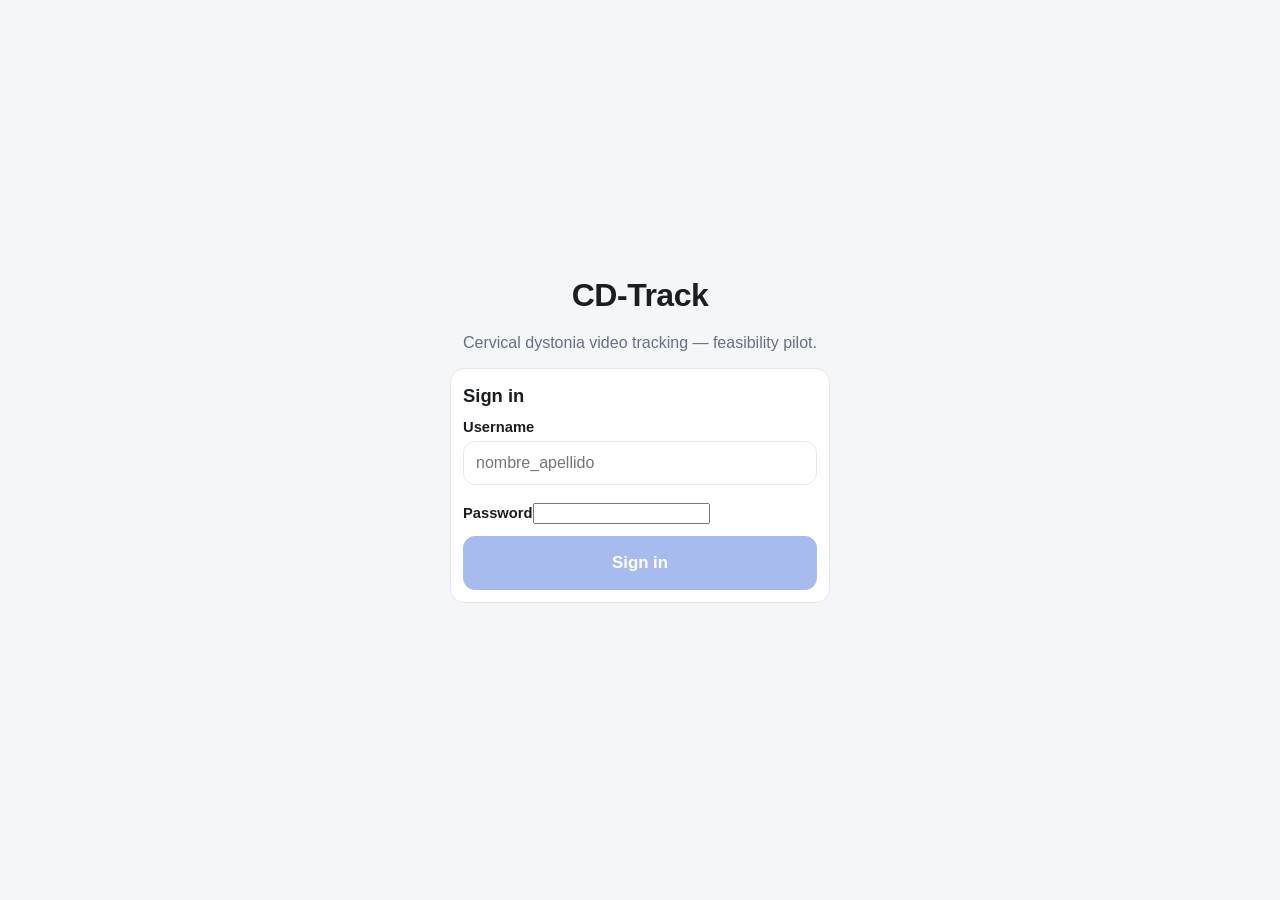
<file: index.html>
<!doctype html>
<html lang="en">
  <head>
    <meta charset="UTF-8" />
    <link rel="icon" type="image/png" href="./icon-192.png" />
    <meta name="apple-mobile-web-app-capable" content="yes" />
    <meta name="viewport" content="width=device-width, initial-scale=1.0" />
    <title>CD-Track</title>
    <script type="module" crossorigin src="./index-BwGZtE19.js"></script>
    <link rel="stylesheet" crossorigin href="./index-q13uiOhr.css">
  <link rel="manifest" href="./manifest.webmanifest"><script id="vite-plugin-pwa:register-sw" src="./registerSW.js"></script></head>
  <body>
    <div id="root"></div>
  

<script>
(function(){
  function ensure(){
    var onHub = location.hash.indexOf('#/research/phase2') === 0;
    var el = document.getElementById('mt-card');
    if (!onHub) { if (el) el.remove(); return; }
    if (el && document.body.contains(el)) return;
    var page = document.querySelector('.page');
    if (!page) return;
    var card = document.createElement('a');
    card.id = 'mt-card';
    card.href = 'muscle-table.html';
    card.target = '_blank'; card.rel = 'noopener';
    card.style.cssText = 'display:block;margin:0 0 12px;padding:14px 16px;border:1px solid #2557d6;border-radius:14px;background:linear-gradient(135deg,#eef4ff,#ffffff);text-decoration:none;color:inherit';
    card.innerHTML = '<div style="display:flex;align-items:center;gap:12px">'
      + '<div style="font-size:26px">\uD83D\uDCAA</div>'
      + '<div style="flex:1;min-width:0">'
      + '<div style="font-weight:800;font-size:1.05rem;color:#2557d6">Interactive muscle table</div>'
      + '<div style="font-size:.86rem;color:#55667c;margin-top:2px">Per posture: muscles, what they do, attachments, how to find them, dose ranges and movements \u2014 with filters. Opens in a new tab.</div>'
      + '</div><div style="font-size:20px;color:#2557d6">\u2192</div></div>';
    var warn = page.querySelector('.warn');
    if (warn && warn.parentNode === page) warn.after(card);
    else page.prepend(card);
  }
  setInterval(ensure, 400);
  window.addEventListener('hashchange', ensure);
  ensure();
})();
</script>
</body>
</html>
</file>
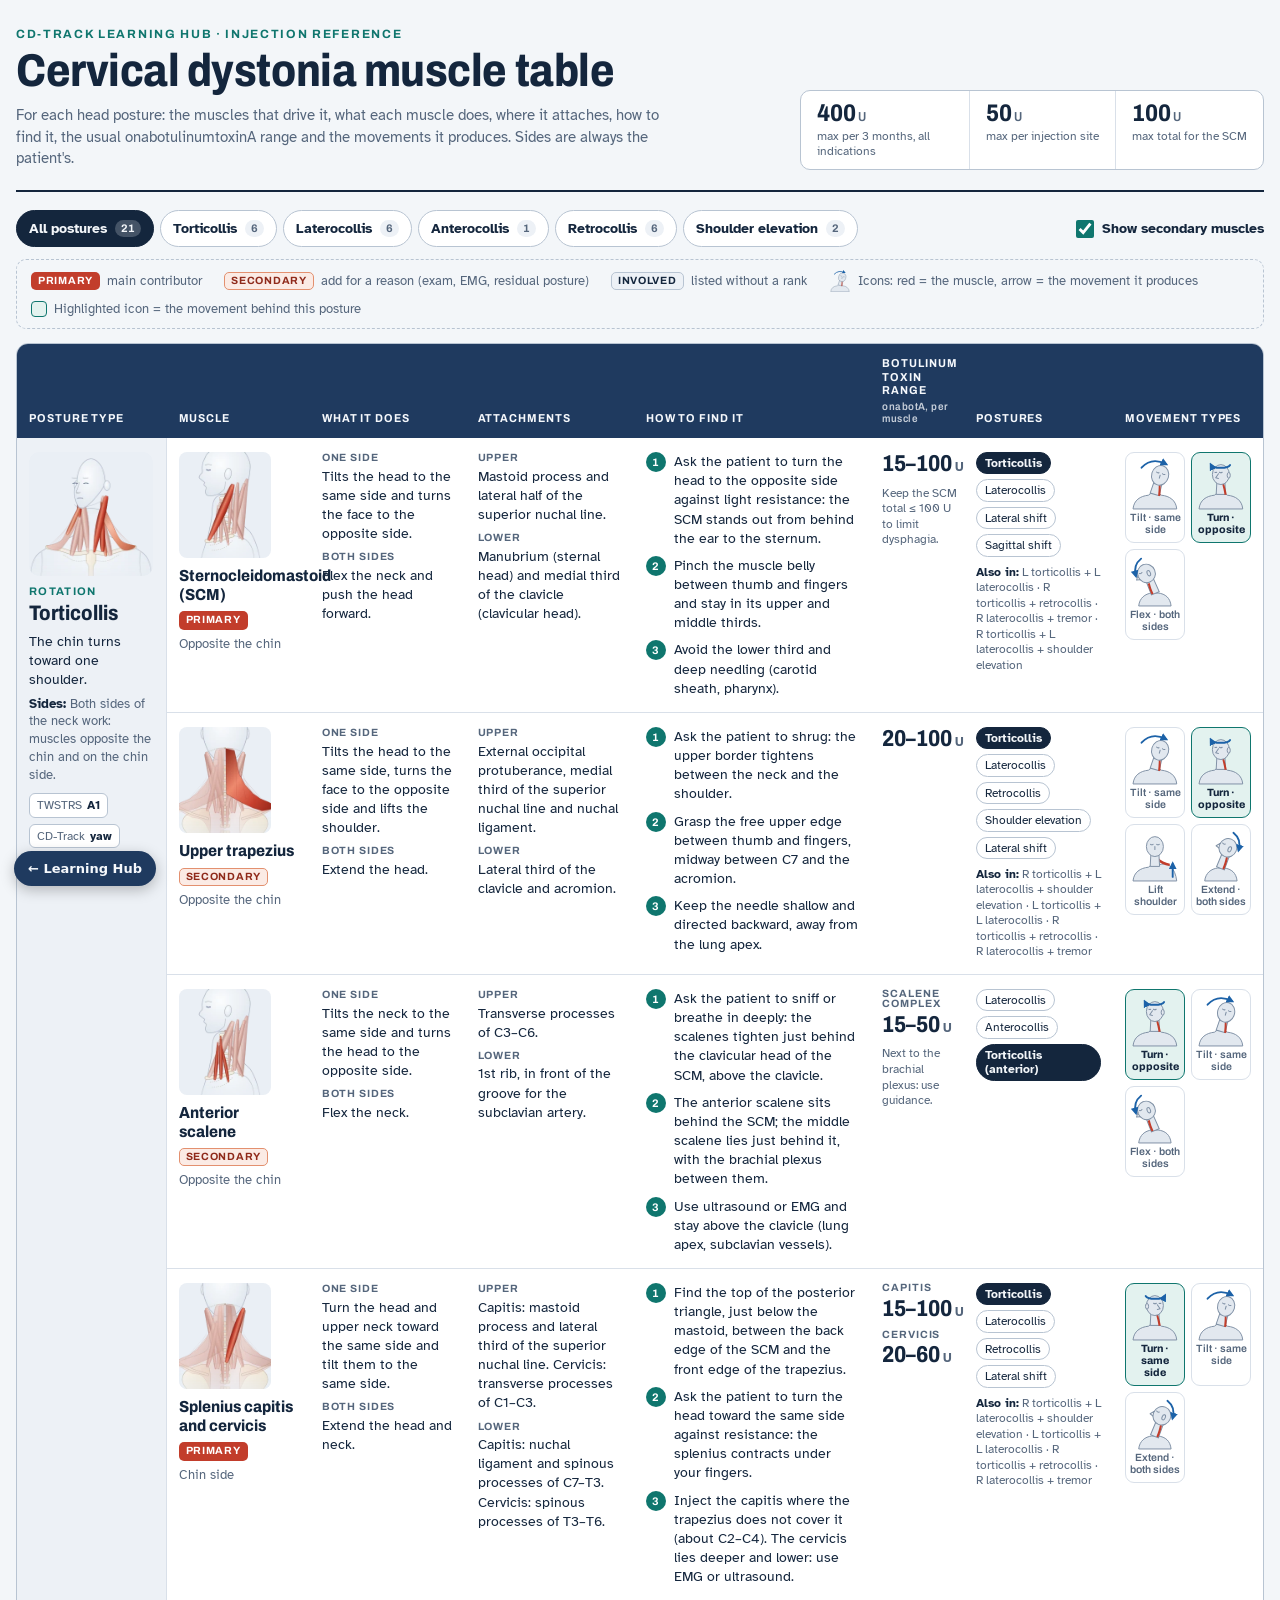
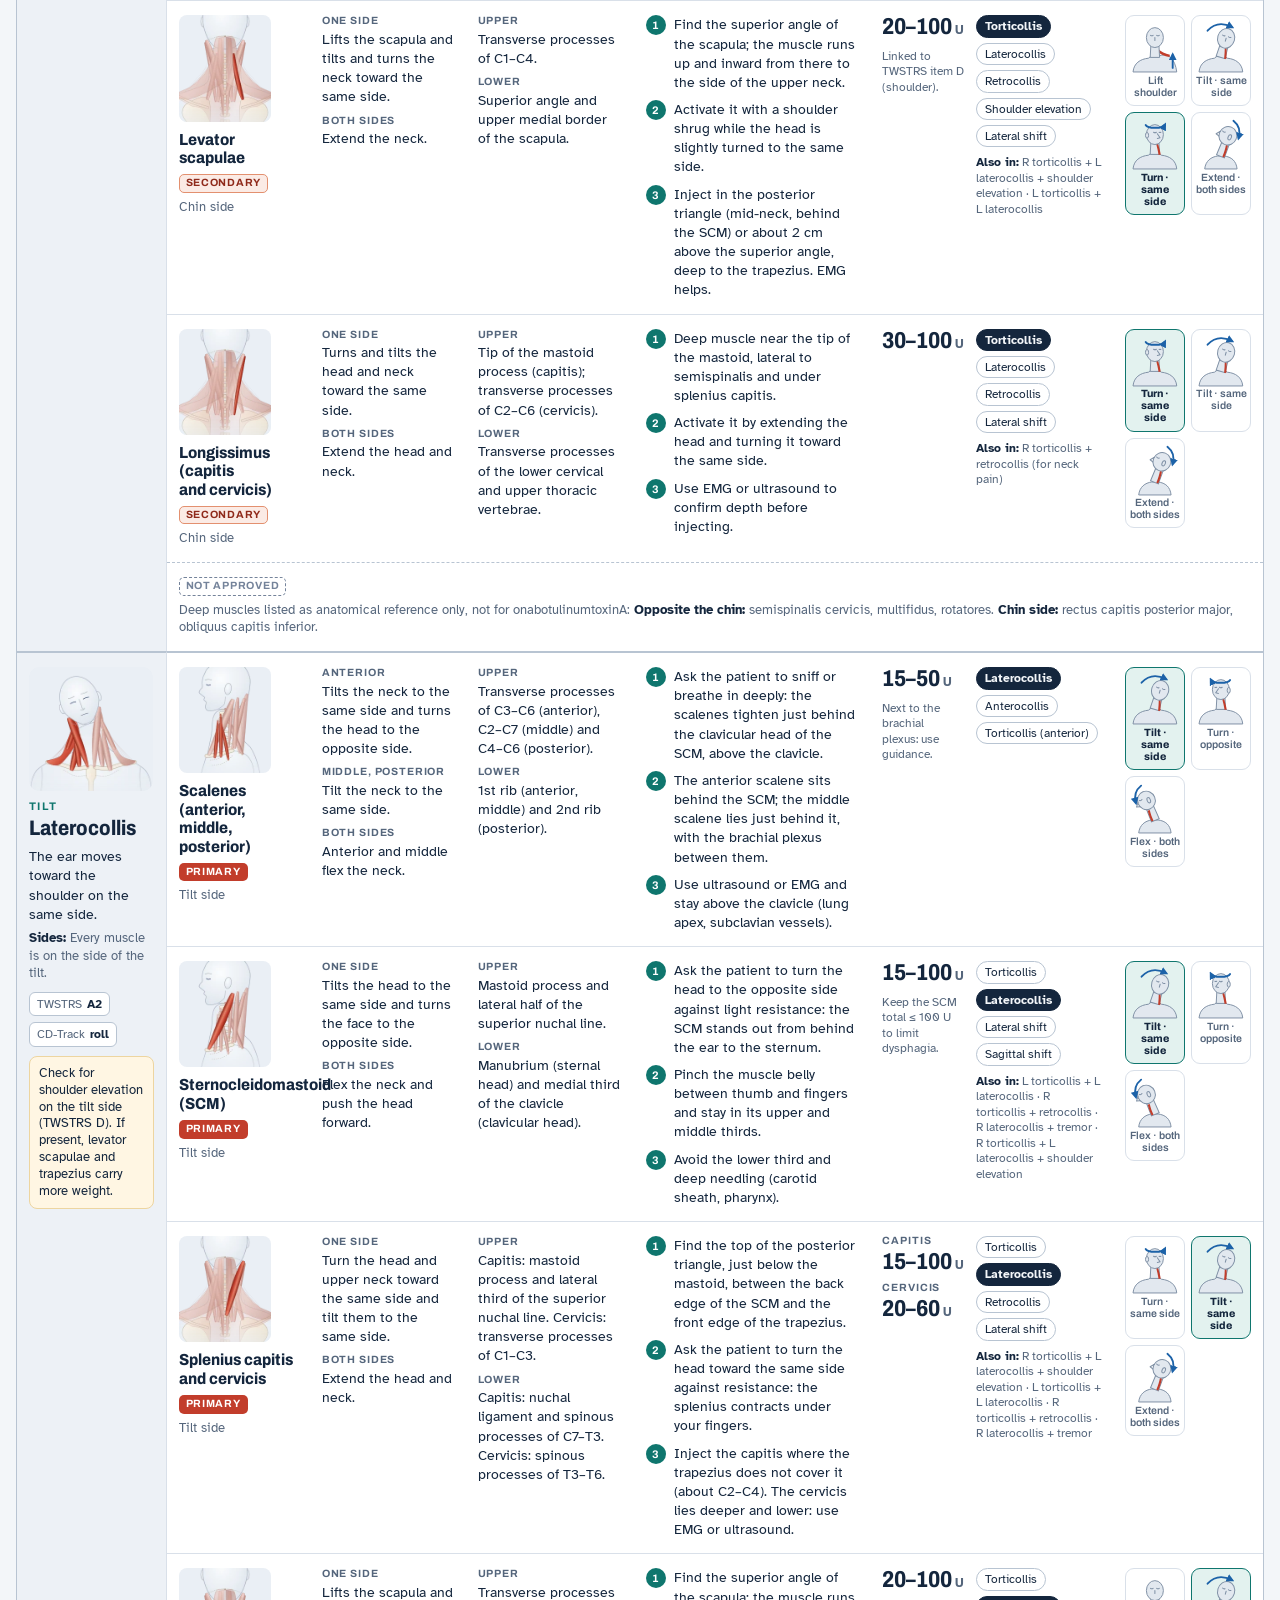
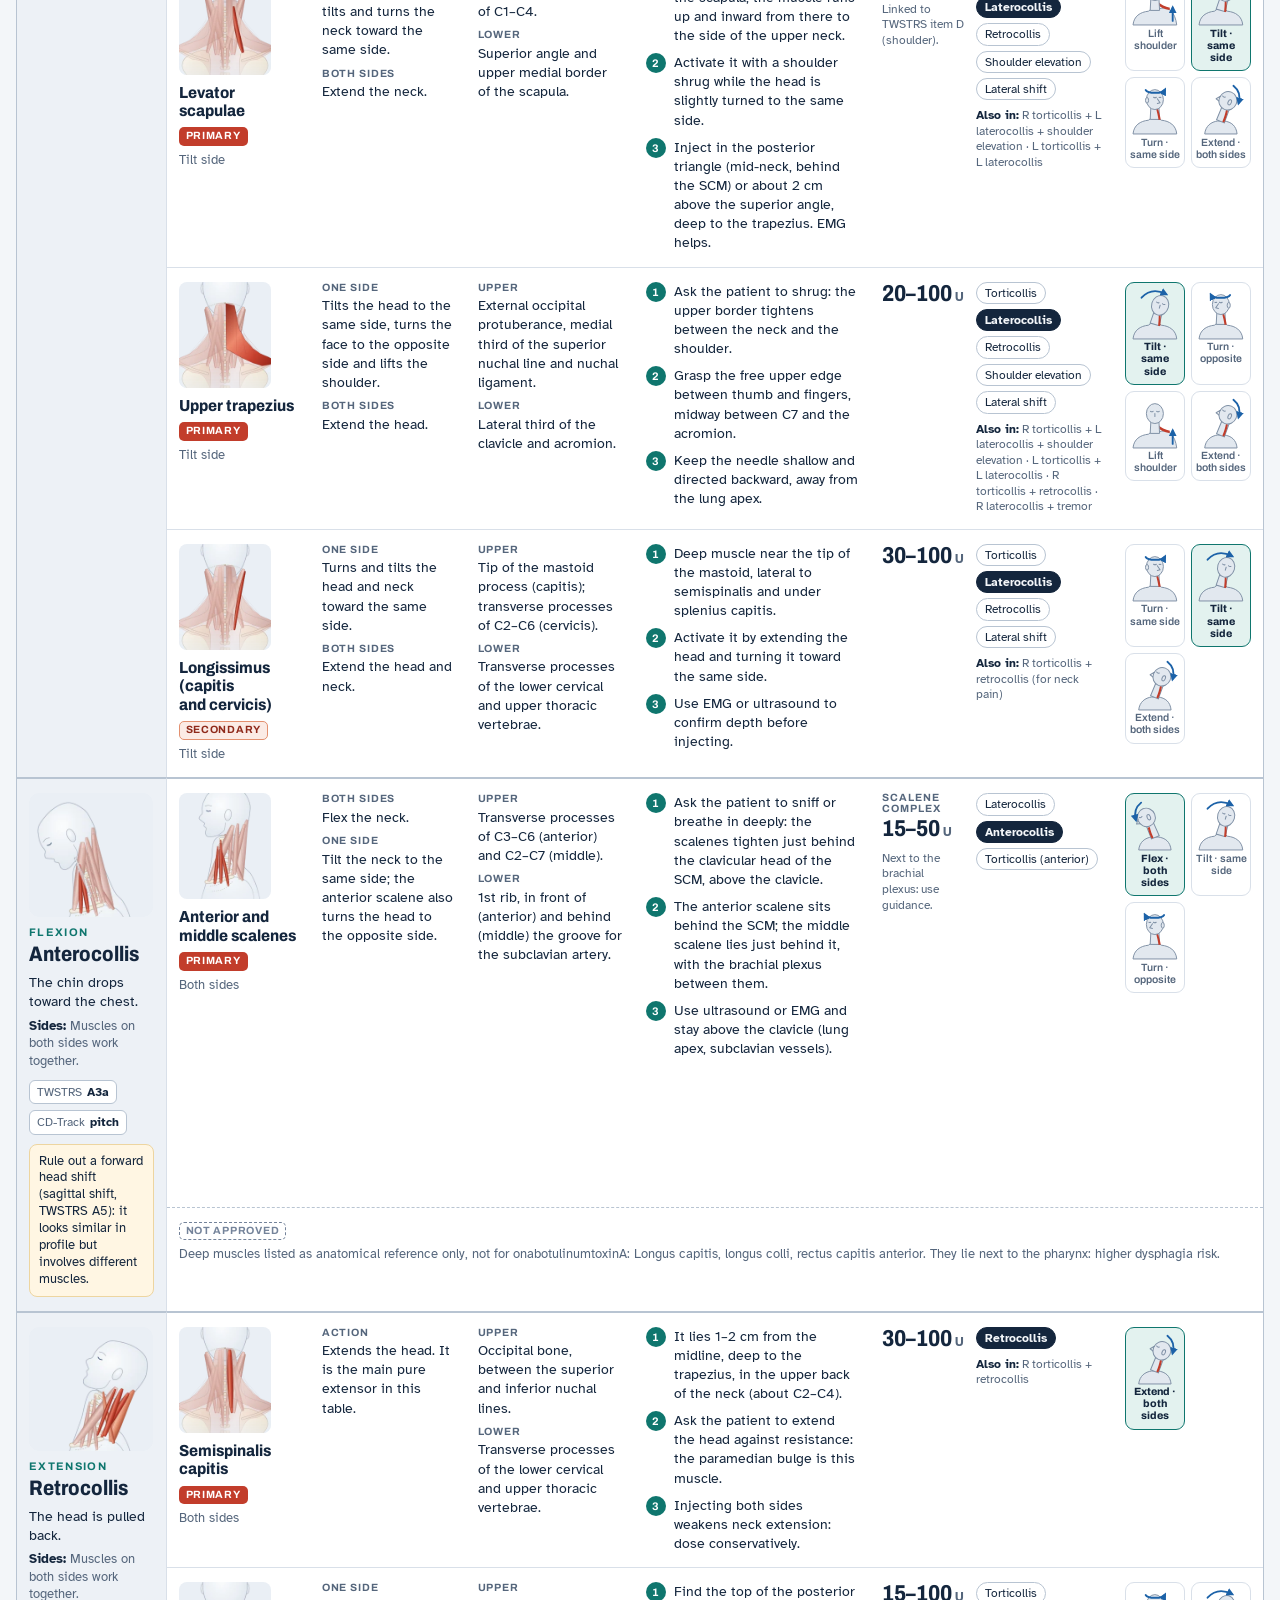
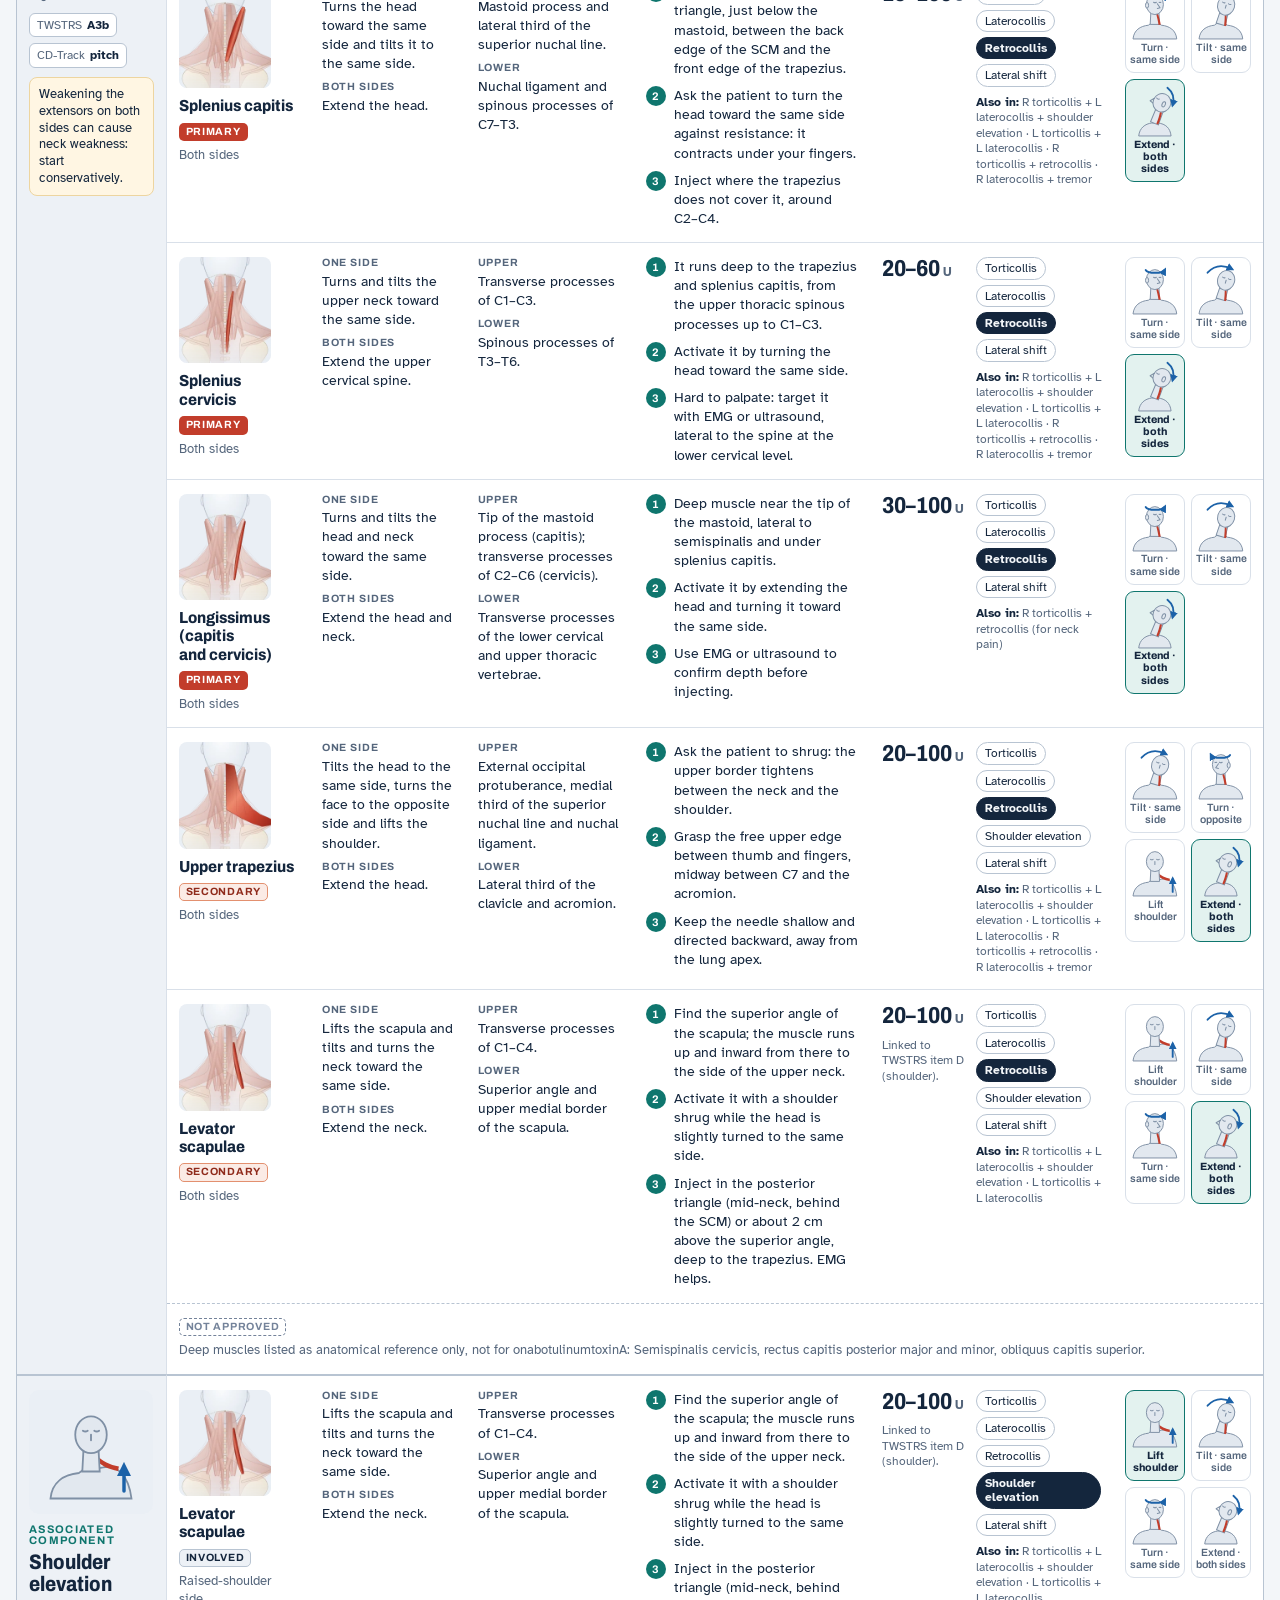
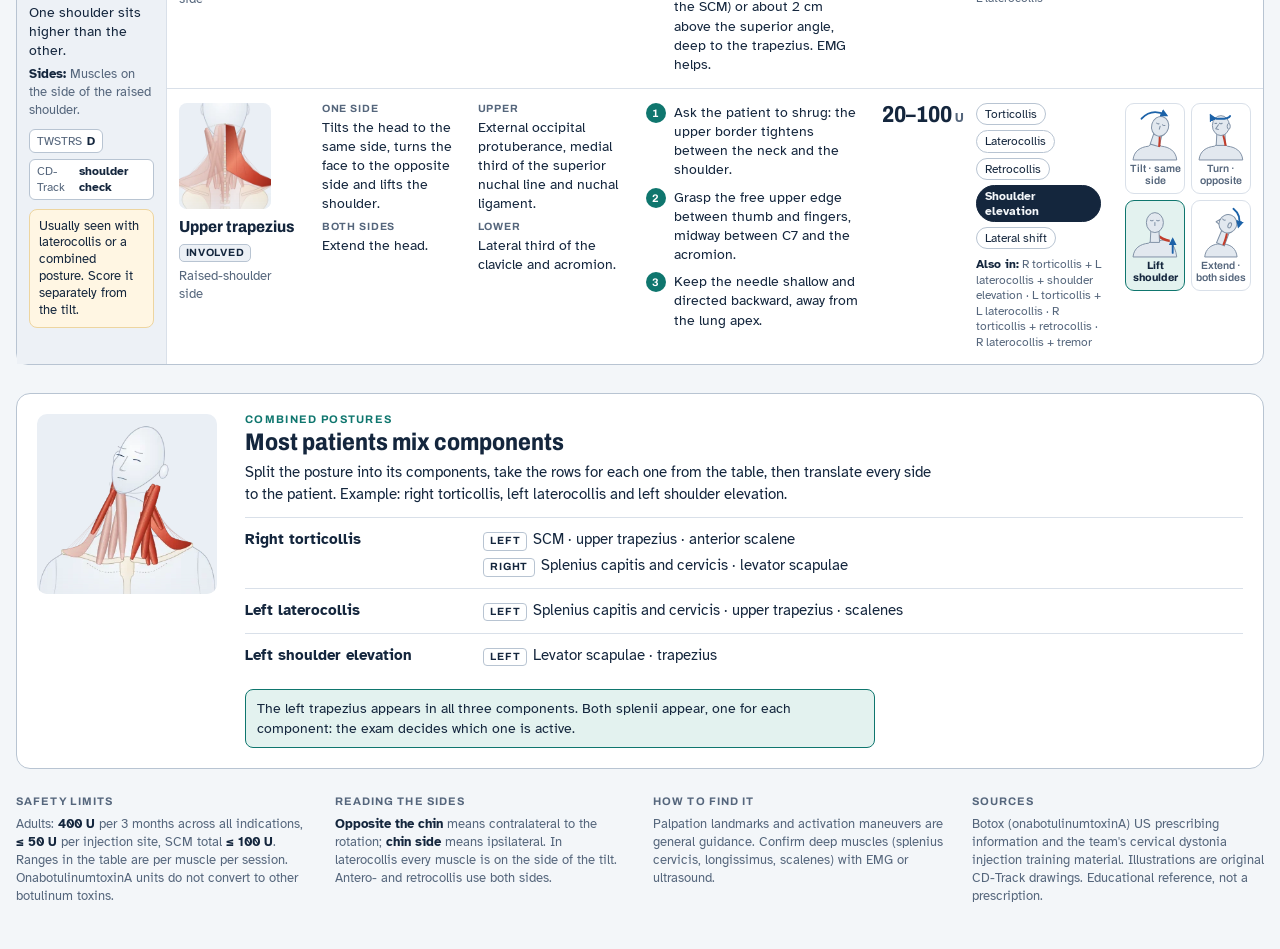
<file: muscle-table.html>
<!doctype html><html><head><meta charset=utf8><meta name=viewport content="width=device-width,initial-scale=1,viewport-fit=cover"><style>:root{color-scheme:light;box-sizing:border-box;padding-top:env(safe-area-inset-top,0px);padding-bottom:env(safe-area-inset-bottom,0px)}html{scroll-padding-top:env(safe-area-inset-top,0px)}body{margin:0;padding:0;font:14px -apple-system,BlinkMacSystemFont,sans-serif;background:#fff;color:#000}img{max-width:100%}[hidden]:not([hidden=until-found i]){display:none!important}</style></head><body>
<title>Cervical Dystonia Muscle Table</title>
<meta name="claude:viewport-fit-sides" content="cover">
<link rel="preconnect" href="https://fonts.googleapis.com">
<link rel="preconnect" href="https://fonts.gstatic.com" crossorigin>
<link rel="stylesheet" href="https://fonts.googleapis.com/css2?family=Archivo:wdth,wght@62..125,400..800&family=Atkinson+Hyperlegible:ital,wght@0,400;0,700;1,400&display=swap">
<style>
/* Layout: an injection chart. Posture band on the left, one muscle per row across eight fixed columns; below 1000px each muscle becomes a card under its posture. */
:root {
  --bg: #f3f6f9;
  --surface: #ffffff;
  --surface-2: #edf1f6;
  --ink: #14263d;
  --muted: #55667c;
  --line: #d9e0e9;
  --line-strong: #b8c4d2;
  --navy: #1f3a5f;
  --on-navy: #f5f8fc;
  --teal: #0f766e;
  --on-teal: #ffffff;
  --match: #e3f2ef;
  --muscle: #c23d2b;
  --on-muscle: #ffffff;
  --muscle-2: #e3906f;
  --muscle-tint: #fbebe5;
  --muscle-ink: #8f2a1b;
  --deep: #74839a;
  --arrow: #1c62a8;
  --fig: #e2e8ef;
  --fig-line: #7f90a5;
  --plate: #eaeff5;
  --note-bg: #fff6e3;
  --note-line: #edd5a0;
  --font-display: "Archivo", "Arial Narrow", "Helvetica Neue", Arial, sans-serif;
  --font-body: "Atkinson Hyperlegible", system-ui, -apple-system, "Segoe UI", Roboto, sans-serif;
}
@media (prefers-color-scheme: dark) {
  :root:not([data-theme="light"]) {
    --bg: #0d141d; --surface: #141e2a; --surface-2: #192535; --ink: #e5ecf4; --muted: #9eb0c4;
    --line: #243347; --line-strong: #33465f; --navy: #1b3352; --on-navy: #eef3f9; --teal: #3bb5a6;
    --on-teal: #06201d; --match: #13332f; --muscle: #e8634d; --on-muscle: #230b07; --muscle-2: #f0a088;
    --muscle-tint: #3a211c; --muscle-ink: #ffc2b3; --deep: #8e9cb0; --arrow: #7fb6ff; --fig: #2a394c;
    --fig-line: #9aaec4; --plate: #1d2a3a; --note-bg: #2a2416; --note-line: #5c4a24;
    color-scheme: dark;
  }
}
:root[data-theme="dark"] {
  --bg: #0d141d; --surface: #141e2a; --surface-2: #192535; --ink: #e5ecf4; --muted: #9eb0c4;
  --line: #243347; --line-strong: #33465f; --navy: #1b3352; --on-navy: #eef3f9; --teal: #3bb5a6;
  --on-teal: #06201d; --match: #13332f; --muscle: #e8634d; --on-muscle: #230b07; --muscle-2: #f0a088;
  --muscle-tint: #3a211c; --muscle-ink: #ffc2b3; --deep: #8e9cb0; --arrow: #7fb6ff; --fig: #2a394c;
  --fig-line: #9aaec4; --plate: #1d2a3a; --note-bg: #2a2416; --note-line: #5c4a24;
  color-scheme: dark;
}

* { box-sizing: border-box; }
body {
  background: var(--bg);
  color: var(--ink);
  font-family: var(--font-body);
  font-size: 15px;
  line-height: 1.45;
  padding-left: max(16px, env(safe-area-inset-left, 0px));
  padding-right: max(16px, env(safe-area-inset-right, 0px));
  padding-block: 28px 44px;
}
body::before {
  content: ""; position: fixed; inset: 0 0 auto; height: env(safe-area-inset-top, 0px);
  z-index: 10; background: var(--bg);
}
.wrap { max-width: 1580px; margin: 0 auto; }
button, input { font: inherit; }
:focus-visible { outline: 2px solid var(--teal); outline-offset: 2px; }

/* ---------- masthead */
.mast {
  display: grid; grid-template-columns: minmax(0, 1fr) auto; gap: 18px 40px; align-items: end;
  padding-bottom: 20px; border-bottom: 2px solid var(--ink);
}
.eyebrow {
  font: 700 12px/1 var(--font-display); letter-spacing: .14em; text-transform: uppercase; color: var(--teal);
}
h1 {
  font-family: var(--font-display); font-weight: 760; font-stretch: 86%;
  font-size: clamp(30px, 3.6vw, 46px); line-height: 1.02; letter-spacing: -.01em;
  margin: 8px 0 10px; text-wrap: balance;
}
.lede { margin: 0; max-width: 66ch; color: var(--muted); }
.limits {
  display: flex; flex-wrap: wrap; border: 1px solid var(--line-strong); border-radius: 10px;
  background: var(--surface); overflow: hidden;
}
.limit { padding: 10px 16px; min-width: 0; }
.limit + .limit { border-left: 1px solid var(--line); }
.limit b {
  display: block; font: 760 24px/1 var(--font-display); font-stretch: 86%;
  font-variant-numeric: tabular-nums; color: var(--ink);
}
.limit b small { font-size: 13px; font-weight: 600; color: var(--muted); margin-left: 2px; }
.limit span { display: block; margin-top: 4px; font-size: 12px; color: var(--muted); max-width: 17ch; line-height: 1.25; }

/* ---------- toolbar */
.tools {
  display: flex; flex-wrap: wrap; gap: 12px 28px; align-items: center; justify-content: space-between;
  padding: 18px 0 12px;
}
.chips { display: flex; flex-wrap: wrap; gap: 6px; }
.chip-btn {
  display: inline-flex; align-items: center; gap: 8px; cursor: pointer;
  font-weight: 700; font-size: 13.5px; line-height: 1;
  padding: 9px 12px; border-radius: 999px; border: 1px solid var(--line-strong);
  background: var(--surface); color: var(--ink);
  transition: background-color .15s ease, color .15s ease;
}
.chip-btn:hover { background: var(--surface-2); }
.chip-btn[aria-pressed="true"] { background: var(--ink); color: var(--bg); border-color: var(--ink); }
.chip-btn .n {
  font: 700 11px/1 var(--font-display); padding: 3px 6px; border-radius: 999px;
  background: var(--surface-2); color: var(--muted); font-variant-numeric: tabular-nums;
}
.chip-btn[aria-pressed="true"] .n { background: color-mix(in srgb, var(--bg) 22%, transparent); color: inherit; }
.switch { display: inline-flex; align-items: center; gap: 8px; font-size: 13.5px; font-weight: 700; cursor: pointer; }
.switch input { width: 18px; height: 18px; accent-color: var(--teal); margin: 0; }

.legend {
  display: flex; flex-wrap: wrap; gap: 8px 22px; align-items: center;
  padding: 10px 14px; margin-bottom: 14px; font-size: 12.5px; color: var(--muted);
  border: 1px dashed var(--line-strong); border-radius: 10px;
}
.legend .item { display: inline-flex; align-items: center; gap: 7px; }
.legend .sw { width: 22px; height: 22px; flex: none; }
.legend .sw svg { width: 22px; height: 22px; display: block; }
.legend .mvkey { display: inline-flex; align-items: center; gap: 7px; }
.legend .mini-match { width: 16px; height: 16px; border-radius: 4px; border: 1.5px solid var(--teal); background: var(--match); }

/* ---------- pills, chips */
.pill {
  font: 700 10.5px/1 var(--font-display); letter-spacing: .07em; text-transform: uppercase;
  padding: 4px 7px; border-radius: 5px; white-space: nowrap;
}
.pill-P { background: var(--muscle); color: var(--on-muscle); }
.pill-S { background: var(--muscle-tint); color: var(--muscle-ink); border: 1px solid var(--muscle-2); padding: 3px 6px; }
.pill-I { background: var(--surface-2); color: var(--ink); border: 1px solid var(--line-strong); padding: 3px 6px; }
.pill-X { color: var(--deep); border: 1px dashed var(--deep); padding: 3px 6px; }
.side { font-size: 12.5px; color: var(--muted); }

/* ---------- table */
.tscroll { overflow-x: auto; border: 1px solid var(--line-strong); border-radius: 12px; background: var(--surface); }
table.mt {
  width: 100%; min-width: 1140px; border-collapse: separate; border-spacing: 0; table-layout: fixed;
  font-size: 13.5px; line-height: 1.42;
}
table.mt thead th {
  background: var(--navy); color: var(--on-navy); text-align: left; vertical-align: bottom;
  font: 700 11.5px/1.15 var(--font-display); font-stretch: 92%; letter-spacing: .08em; text-transform: uppercase;
  padding: 13px 12px;
}
table.mt thead th:first-child { border-top-left-radius: 11px; }
table.mt thead th:last-child { border-top-right-radius: 11px; }
table.mt thead th small { display: block; margin-top: 4px; font-size: 10.5px; font-weight: 600; letter-spacing: .04em; text-transform: none; opacity: .78; }
table.mt tbody td, table.mt tbody th { padding: 14px 12px; vertical-align: top; text-align: left; border-top: 1px solid var(--line); font-weight: 400; }
table.mt tbody.grp > tr:first-child > * { border-top: 2px solid var(--line-strong); }
table.mt tbody.grp:first-of-type > tr:first-child > * { border-top: 0; }
table.mt tr.r:hover td { background: color-mix(in srgb, var(--surface-2) 55%, var(--surface)); }
.pcell { background: var(--surface-2); border-right: 1px solid var(--line); }
@media (min-width: 1180px) {
  .tscroll { overflow: visible; }
  table.mt thead th { position: sticky; top: env(safe-area-inset-top, 0px); z-index: 3; }
}

/* posture block (table cell and card header) */
.pc-media { margin-bottom: 10px; }
.pthumb {
  display: block; width: 100%; max-width: 124px; aspect-ratio: 1 / 1; object-fit: contain;
  border-radius: 10px; background: var(--plate);
}
.pthumb.picon { padding: 14px; }
.pthumb.picon svg { width: 100%; height: 100%; display: block; }
.pc-kind { font: 700 11px/1 var(--font-display); letter-spacing: .12em; text-transform: uppercase; color: var(--teal); }
.pc-name { font: 760 21px/1.05 var(--font-display); font-stretch: 86%; margin: 5px 0 8px; text-wrap: balance; }
.pc-def { margin: 0 0 6px; }
.pc-side { margin: 0 0 9px; font-size: 12.5px; color: var(--muted); }
.pc-side b { color: var(--ink); }
.pc-meta { display: flex; flex-wrap: wrap; gap: 6px; margin: 0 0 9px; }
.pc-meta div { display: flex; gap: 5px; align-items: baseline; border: 1px solid var(--line-strong); border-radius: 6px; padding: 3px 7px; font-size: 11.5px; background: var(--surface); }
.pc-meta dt { color: var(--muted); }
.pc-meta dd { margin: 0; font-weight: 700; }
.pc-note { margin: 0; font-size: 12.5px; line-height: 1.35; padding: 8px 9px; border-radius: 8px; background: var(--note-bg); border: 1px solid var(--note-line); }

/* muscle block */
.mthumb {
  display: block; width: 92px; max-width: 100%; aspect-ratio: 220 / 254; object-fit: contain;
  border-radius: 8px; background: var(--plate); margin-bottom: 9px;
}
.mc-name { font: 760 16px/1.15 var(--font-display); font-stretch: 92%; margin-bottom: 7px; text-wrap: balance; }
.mc-tags { display: flex; flex-wrap: wrap; gap: 6px 8px; align-items: center; }

dl.kv { margin: 0; display: grid; gap: 2px; }
dl.kv dt { font: 700 10.5px/1.2 var(--font-display); letter-spacing: .08em; text-transform: uppercase; color: var(--muted); margin-top: 6px; }
dl.kv dt:first-child { margin-top: 0; }
dl.kv dd { margin: 0; }

ol.steps { margin: 0; padding: 0; list-style: none; counter-reset: s; display: grid; gap: 8px; }
ol.steps li { counter-increment: s; display: grid; grid-template-columns: 20px minmax(0, 1fr); gap: 8px; }
ol.steps li::before {
  content: counter(s); width: 20px; height: 20px; border-radius: 50%;
  background: var(--teal); color: var(--on-teal); font: 700 11px/20px var(--font-display); text-align: center;
}

.range { display: grid; gap: 9px; }
.rlabel { display: block; font: 700 10.5px/1 var(--font-display); letter-spacing: .08em; text-transform: uppercase; color: var(--muted); margin-bottom: 3px; }
.rv { font: 760 23px/1 var(--font-display); font-stretch: 84%; font-variant-numeric: tabular-nums; white-space: nowrap; }
.ru { font-size: 13px; font-weight: 700; color: var(--muted); margin-left: 3px; }
.rnote { font-size: 12px; line-height: 1.3; color: var(--muted); }

.pchips { display: flex; flex-wrap: wrap; gap: 5px; }
.pchip { font-size: 12px; line-height: 1.2; padding: 3px 8px; border-radius: 999px; border: 1px solid var(--line-strong); background: var(--surface); }
.pchip.on { background: var(--ink); color: var(--bg); border-color: var(--ink); font-weight: 700; }
.combos { margin: 8px 0 0; font-size: 11.5px; line-height: 1.35; color: var(--muted); }
.combos b { color: var(--ink); }

.mvs { display: grid; grid-template-columns: repeat(2, minmax(0, 1fr)); gap: 6px; }
figure.mv { margin: 0; padding: 5px 3px 6px; border: 1px solid var(--line); border-radius: 9px; background: var(--surface); text-align: center; }
figure.mv svg { display: block; width: 100%; max-width: 54px; height: auto; margin: 0 auto; overflow: visible; }
figure.mv figcaption { font: 600 10.5px/1.15 var(--font-display); color: var(--muted); margin-top: 2px; }
figure.mv.is-match { border-color: var(--teal); border-width: 1.5px; background: var(--match); }
figure.mv.is-match figcaption { color: var(--ink); font-weight: 760; }
.mvsvg .f { fill: var(--fig); stroke: var(--fig-line); stroke-width: 1.2; }
.mvsvg .fl { fill: none; stroke: var(--fig-line); stroke-width: 1.25; stroke-linecap: round; stroke-linejoin: round; }
.mvsvg .m { fill: var(--muscle); }
.mvsvg .a { fill: none; stroke: var(--arrow); stroke-width: 2.3; stroke-linecap: round; marker-end: url(#mvArrow); }
.ah { fill: var(--arrow); }

tr.deep-row td { font-size: 12.5px; color: var(--muted); background: var(--surface); border-top: 1px dashed var(--line-strong) !important; }
.deep { display: flex; flex-wrap: wrap; gap: 6px 10px; align-items: baseline; }
.deep b { color: var(--ink); }

/* ---------- cards (narrow screens) */
.card-view { display: none; }
@media (max-width: 999px) {
  .table-view { display: none; }
  .card-view { display: block; }
}
.cgrp { margin-top: 16px; border: 1px solid var(--line-strong); border-radius: 14px; overflow: hidden; background: var(--surface); }
.cg-head { background: var(--surface-2); padding: 16px; border-bottom: 1px solid var(--line); }
.cg-head .pc { display: grid; grid-template-columns: 104px minmax(0, 1fr); gap: 14px; align-items: start; }
.cg-head .pc-media { margin: 0; }
.mcard { padding: 16px; }
.mcard + .mcard { border-top: 1px solid var(--line); }
.mcard-top { display: grid; grid-template-columns: 76px minmax(0, 1fr) auto; gap: 12px; align-items: start; }
.mcard-top .mthumb { width: 76px; margin: 0; }
.mcard-grid { display: grid; grid-template-columns: repeat(2, minmax(0, 1fr)); gap: 14px 22px; margin-top: 14px; font-size: 14px; }
.mcard-grid .wide { grid-column: 1 / -1; }
.mcard-grid h4, .combo h4, .foot h4 {
  font: 700 11px/1.2 var(--font-display); letter-spacing: .1em; text-transform: uppercase; color: var(--muted); margin: 0 0 6px;
}
.mcard .mvs { grid-template-columns: repeat(4, minmax(0, 1fr)); max-width: 300px; }
.card-deep { padding: 12px 16px; border-top: 1px dashed var(--line-strong); font-size: 13px; color: var(--muted); }
@media (max-width: 600px) {
  .mast { grid-template-columns: minmax(0, 1fr); }
  .mcard-grid { grid-template-columns: minmax(0, 1fr); }
  .mcard-top { grid-template-columns: 64px minmax(0, 1fr); }
  .mcard-top .mthumb { width: 64px; }
  .mcard-top .range { grid-column: 1 / -1; display: flex; flex-wrap: wrap; gap: 6px 18px; }
  .cg-head .pc { grid-template-columns: 84px minmax(0, 1fr); }
}
@media (max-width: 860px) {
  .mast { grid-template-columns: minmax(0, 1fr); }
}

/* ---------- combined postures */
.combo {
  margin-top: 28px; display: grid; grid-template-columns: 180px minmax(0, 1fr); gap: 20px 28px;
  padding: 20px; border: 1px solid var(--line-strong); border-radius: 14px; background: var(--surface);
}
.combo h2 { font: 760 24px/1.1 var(--font-display); font-stretch: 86%; margin: 4px 0 6px; }
.combo p { margin: 0 0 12px; max-width: 70ch; }
.combo .pthumb { max-width: 180px; }
.comp { display: grid; grid-template-columns: minmax(150px, 220px) minmax(0, 1fr); gap: 6px 18px; padding: 11px 0; border-top: 1px solid var(--line); }
.comp-name { font-weight: 700; }
.comp ul { margin: 0; padding: 0; list-style: none; display: grid; gap: 4px; }
.sidetag { display: inline-block; min-width: 44px; margin-right: 6px; font: 700 10.5px/1 var(--font-display); letter-spacing: .08em; padding: 3px 6px; border-radius: 4px; border: 1px solid var(--line-strong); text-align: center; }
.combo .takeaway { margin: 12px 0 0; font-size: 13.5px; padding: 9px 11px; border-radius: 8px; background: var(--match); border: 1px solid var(--teal); }
@media (max-width: 640px) {
  .combo { grid-template-columns: minmax(0, 1fr); }
  .combo .pthumb { max-width: 150px; }
  .comp { grid-template-columns: minmax(0, 1fr); }
}

/* ---------- footer */
.foot { margin-top: 26px; display: grid; grid-template-columns: repeat(auto-fit, minmax(250px, 1fr)); gap: 18px 26px; font-size: 12.5px; color: var(--muted); }
.foot p { margin: 0; }
.foot b { color: var(--ink); }

@media (prefers-reduced-motion: reduce) { * { transition: none !important; } }
</style>

<svg width="0" height="0" style="position:absolute" aria-hidden="true" focusable="false">
  <defs>
    <marker id="mvArrow" viewBox="0 0 10 10" refX="6.5" refY="5" markerWidth="4.2" markerHeight="4.2" orient="auto">
      <path class="ah" d="M0,0 L10,5 L0,10 z"/>
    </marker>
  </defs>
</svg>

<div class="wrap">
  <header class="mast">
    <div>
      <div class="eyebrow">CD-Track Learning Hub · Injection reference</div>
      <h1>Cervical dystonia muscle table</h1>
      <p class="lede">For each head posture: the muscles that drive it, what each muscle does, where it attaches, how to find it, the usual onabotulinumtoxinA range and the movements it produces. Sides are always the patient's.</p>
    </div>
    <div class="limits" aria-label="Dose limits for onabotulinumtoxinA in adults">
      <div class="limit"><b>400<small>U</small></b><span>max per 3 months, all indications</span></div>
      <div class="limit"><b>50<small>U</small></b><span>max per injection site</span></div>
      <div class="limit"><b>100<small>U</small></b><span>max total for the SCM</span></div>
    </div>
  </header>

  <div class="tools">
    <div class="chips" id="chips" role="group" aria-label="Filter by posture"></div>
    <label class="switch" for="showSec"><input type="checkbox" id="showSec" checked> Show secondary muscles</label>
  </div>

  <div class="legend" id="legend"></div>

  <div class="table-view"><div class="tscroll" id="tableHost"></div></div>
  <div class="card-view" id="cardHost"></div>

  <section class="combo" aria-labelledby="comboTitle">
    <div><img class="pthumb" id="comboImg" alt="Illustration of a combined posture: right rotation, left tilt and left shoulder elevation"></div>
    <div>
      <div class="pc-kind">Combined postures</div>
      <h2 id="comboTitle">Most patients mix components</h2>
      <p>Split the posture into its components, take the rows for each one from the table, then translate every side to the patient. Example: right torticollis, left laterocollis and left shoulder elevation.</p>
      <div class="comp">
        <div class="comp-name">Right torticollis</div>
        <ul>
          <li><span class="sidetag">LEFT</span>SCM · upper trapezius · anterior scalene</li>
          <li><span class="sidetag">RIGHT</span>Splenius capitis and cervicis · levator scapulae</li>
        </ul>
      </div>
      <div class="comp">
        <div class="comp-name">Left laterocollis</div>
        <ul><li><span class="sidetag">LEFT</span>Splenius capitis and cervicis · upper trapezius · scalenes</li></ul>
      </div>
      <div class="comp">
        <div class="comp-name">Left shoulder elevation</div>
        <ul><li><span class="sidetag">LEFT</span>Levator scapulae · trapezius</li></ul>
      </div>
      <p class="takeaway">The left trapezius appears in all three components. Both splenii appear, one for each component: the exam decides which one is active.</p>
    </div>
  </section>

  <footer class="foot">
    <div>
      <h4>Safety limits</h4>
      <p>Adults: <b>400 U</b> per 3 months across all indications, <b>≤ 50 U</b> per injection site, SCM total <b>≤ 100 U</b>. Ranges in the table are per muscle per session. OnabotulinumtoxinA units do not convert to other botulinum toxins.</p>
    </div>
    <div>
      <h4>Reading the sides</h4>
      <p><b>Opposite the chin</b> means contralateral to the rotation; <b>chin side</b> means ipsilateral. In laterocollis every muscle is on the side of the tilt. Antero- and retrocollis use both sides.</p>
    </div>
    <div>
      <h4>How to find it</h4>
      <p>Palpation landmarks and activation maneuvers are general guidance. Confirm deep muscles (splenius cervicis, longissimus, scalenes) with EMG or ultrasound.</p>
    </div>
    <div>
      <h4>Sources</h4>
      <p>Botox (onabotulinumtoxinA) US prescribing information and the team's cervical dystonia injection training material. Illustrations are original CD-Track drawings. Educational reference, not a prescription.</p>
    </div>
  </footer>
</div>

<script>
const T = {"m-scm": "[data-uri]", "m-scalene": "[data-uri]", "m-splenius-capitis": "[data-uri]", "m-splenius-cervicis": "[data-uri]", "m-trapezius": "[data-uri]", "m-levator": "[data-uri]", "m-longissimus": "[data-uri]", "m-semispinalis": "[data-uri]", "p-torticollis": "[data-uri]", "p-laterocollis": "[data-uri]", "p-anterocollis": "[data-uri]", "p-retrocollis": "[data-uri]", "p-combination": "[data-uri]"};

/* ---------- movement icons (front bust, or side bust facing left); red = the muscle */
const MOVE_LABEL = {
  'tilt-same': 'Tilt · same side', 'turn-same': 'Turn · same side', 'turn-opp': 'Turn · opposite',
  'flex-both': 'Flex · both sides', 'ext-both': 'Extend · both sides', 'shrug-same': 'Lift shoulder'
};
function moveSVG(kind, dir) {
  let g = '';
  if (kind === 'flex' || kind === 'ext') {
    const ang = kind === 'flex' ? -22 : 22;
    const mark = kind === 'flex'
      ? 'M27.7 33C27 38 26.8 42 27.2 47H29.8C29.4 42 29.6 38 30.4 33Z'
      : 'M35.6 31.5C36.6 36.5 37.1 41.5 36.9 47H34.3C34.5 42 34.1 36.5 33.1 32Z';
    g += '<path class="f" d="M12 63C13 53 20 48 28 47H36C45 48 51 53 52 63Z"/>';
    g += `<g transform="rotate(${ang} 32 46)">`
      + '<path class="f" d="M27 30H36.6L37.2 47.5H26.8Z"/>'
      + `<path class="m" d="${mark}"/>`
      + '<ellipse class="f" cx="31" cy="20.5" rx="11" ry="11.5"/>'
      + '<path class="fl" d="M20.4 18.8L16.6 23.6L20.6 24.8"/>'
      + '<path class="fl" d="M22.8 17.4q1.8 1.3 3.5 0"/>'
      + '<ellipse class="f" cx="33.8" cy="21.4" rx="2" ry="3.4"/>'
      + '</g>';
    g += kind === 'flex' ? '<path class="a" d="M15 4.5Q5 12.5 8.4 25.5"/>' : '<path class="a" d="M47.5 3.5Q57.5 11.5 54 24.5"/>';
  } else {
    const shrug = kind === 'shrug';
    const shoulders = shrug
      ? 'M5 63C6 52 14 47 24 46L28 43H36L40 42.3C49 40.2 57 47 59 63Z'
      : 'M5 63C6 52 14 47 24 46L28 43H36L40 46C50 47 58 52 59 63Z';
    const tilt = kind === 'tilt' ? 16 : 0;
    g += `<path class="f" d="${shoulders}"/>`;
    if (shrug) g += '<path class="m" d="M35.6 34C39.6 38.4 44.6 40.6 50.6 41.6L50 44.6C43.6 43.6 38.6 41 34.6 37Z"/>';
    let face;
    if (kind === 'turn' && dir === 'same') {
      face = '<path class="fl" d="M35 19.4L38.4 24.4L35 25.2"/><path class="fl" d="M30.4 17.6q1.7 1.2 3.4 0M37.2 17.6q1.1 .8 2.2 0"/><ellipse class="f" cx="22.3" cy="21.4" rx="1.9" ry="3.5"/>';
    } else if (kind === 'turn') {
      face = '<path class="fl" d="M29 19.4L25.6 24.4L29 25.2"/><path class="fl" d="M30.2 17.6q1.7 1.2 3.4 0M24.6 17.6q1.1 .8 2.2 0"/><ellipse class="f" cx="41.7" cy="21.4" rx="1.9" ry="3.5"/>';
    } else {
      face = '<path class="fl" d="M26.6 17.8q1.6 1.1 3.2 0M34.2 17.8q1.6 1.1 3.2 0M32 20.4V24.2"/>';
    }
    g += `<g transform="rotate(${tilt} 32 44)">`
      + '<path class="f" d="M27 30H37L37.8 45H26.2Z"/>'
      + (shrug ? '' : '<path class="m" d="M35.2 30.4C37.2 35.4 38.2 40 39.2 45L36.6 45.6C35.8 41 34.8 36.4 33.4 31.3Z"/>')
      + '<ellipse class="f" cx="32" cy="20.5" rx="10.5" ry="12.3"/>'
      + face + '</g>';
    if (kind === 'tilt') g += '<path class="a" d="M15.5 12Q28 -1.5 45.5 7.5"/>';
    if (kind === 'turn' && dir === 'same') g += '<path class="a" d="M20.6 8.6A12 4.3 0 0 0 44.2 8.6"/>';
    if (kind === 'turn' && dir !== 'same') g += '<path class="a" d="M43.4 8.6A12 4.3 0 0 1 19.8 8.6"/>';
    if (shrug) g += '<path class="a" d="M54 58V42"/>';
  }
  return `<svg class="mvsvg" viewBox="0 0 64 64" aria-hidden="true" focusable="false">${g}</svg>`;
}
function moveFig(kind, dir, match) {
  const key = `${kind}-${dir || 'same'}`;
  return `<figure class="mv${match ? ' is-match' : ''}">${moveSVG(kind, dir)}<figcaption>${MOVE_LABEL[key]}</figcaption></figure>`;
}

/* ---------- muscles */
const COMBO_SPLEN = 'R torticollis + L laterocollis + shoulder elevation · L torticollis + L laterocollis · R torticollis + retrocollis · R laterocollis + tremor';
const FIND = {
  scm: [
    'Ask the patient to turn the head to the opposite side against light resistance: the SCM stands out from behind the ear to the sternum.',
    'Pinch the muscle belly between thumb and fingers and stay in its upper and middle thirds.',
    'Avoid the lower third and deep needling (carotid sheath, pharynx).'],
  scal: [
    'Ask the patient to sniff or breathe in deeply: the scalenes tighten just behind the clavicular head of the SCM, above the clavicle.',
    'The anterior scalene sits behind the SCM; the middle scalene lies just behind it, with the brachial plexus between them.',
    'Use ultrasound or EMG and stay above the clavicle (lung apex, subclavian vessels).'],
  splenCap: [
    'Find the top of the posterior triangle, just below the mastoid, between the back edge of the SCM and the front edge of the trapezius.',
    'Ask the patient to turn the head toward the same side against resistance: it contracts under your fingers.',
    'Inject where the trapezius does not cover it, around C2–C4.'],
  splenCerv: [
    'It runs deep to the trapezius and splenius capitis, from the upper thoracic spinous processes up to C1–C3.',
    'Activate it by turning the head toward the same side.',
    'Hard to palpate: target it with EMG or ultrasound, lateral to the spine at the lower cervical level.'],
  trap: [
    'Ask the patient to shrug: the upper border tightens between the neck and the shoulder.',
    'Grasp the free upper edge between thumb and fingers, midway between C7 and the acromion.',
    'Keep the needle shallow and directed backward, away from the lung apex.'],
  lev: [
    'Find the superior angle of the scapula; the muscle runs up and inward from there to the side of the upper neck.',
    'Activate it with a shoulder shrug while the head is slightly turned to the same side.',
    'Inject in the posterior triangle (mid-neck, behind the SCM) or about 2 cm above the superior angle, deep to the trapezius. EMG helps.'],
  long: [
    'Deep muscle near the tip of the mastoid, lateral to semispinalis and under splenius capitis.',
    'Activate it by extending the head and turning it toward the same side.',
    'Use EMG or ultrasound to confirm depth before injecting.'],
  semi: [
    'It lies 1–2 cm from the midline, deep to the trapezius, in the upper back of the neck (about C2–C4).',
    'Ask the patient to extend the head against resistance: the paramedian bulge is this muscle.',
    'Injecting both sides weakens neck extension: dose conservatively.']
};
const M = {
  scm: {
    name: 'Sternocleidomastoid (SCM)', img: 'm-scm', view: 'side view',
    does: [['One side', 'Tilts the head to the same side and turns the face to the opposite side.'], ['Both sides', 'Flex the neck and push the head forward.']],
    upper: 'Mastoid process and lateral half of the superior nuchal line.',
    lower: 'Manubrium (sternal head) and medial third of the clavicle (clavicular head).',
    find: FIND.scm, range: [{ v: '15–100' }], rnote: 'Keep the SCM total ≤ 100 U to limit dysphagia.',
    postures: ['Torticollis', 'Laterocollis', 'Lateral shift', 'Sagittal shift'],
    combos: 'L torticollis + L laterocollis · R torticollis + retrocollis · R laterocollis + tremor · R torticollis + L laterocollis + shoulder elevation',
    moves: [['tilt', 'same'], ['turn', 'opp'], ['flex', 'both']]
  },
  trap: {
    name: 'Upper trapezius', img: 'm-trapezius', view: 'back view',
    does: [['One side', 'Tilts the head to the same side, turns the face to the opposite side and lifts the shoulder.'], ['Both sides', 'Extend the head.']],
    upper: 'External occipital protuberance, medial third of the superior nuchal line and nuchal ligament.',
    lower: 'Lateral third of the clavicle and acromion.',
    find: FIND.trap, range: [{ v: '20–100' }],
    postures: ['Torticollis', 'Laterocollis', 'Retrocollis', 'Shoulder elevation', 'Lateral shift'],
    combos: COMBO_SPLEN,
    moves: [['tilt', 'same'], ['turn', 'opp'], ['shrug', 'same'], ['ext', 'both']]
  },
  lev: {
    name: 'Levator scapulae', img: 'm-levator', view: 'back view',
    does: [['One side', 'Lifts the scapula and tilts and turns the neck toward the same side.'], ['Both sides', 'Extend the neck.']],
    upper: 'Transverse processes of C1–C4.',
    lower: 'Superior angle and upper medial border of the scapula.',
    find: FIND.lev, range: [{ v: '20–100' }], rnote: 'Linked to TWSTRS item D (shoulder).',
    postures: ['Torticollis', 'Laterocollis', 'Retrocollis', 'Shoulder elevation', 'Lateral shift'],
    combos: 'R torticollis + L laterocollis + shoulder elevation · L torticollis + L laterocollis',
    moves: [['shrug', 'same'], ['tilt', 'same'], ['turn', 'same'], ['ext', 'both']]
  },
  scal: {
    name: 'Scalenes (anterior, middle, posterior)', img: 'm-scalene', view: 'side view',
    does: [['Anterior', 'Tilts the neck to the same side and turns the head to the opposite side.'], ['Middle, posterior', 'Tilt the neck to the same side.'], ['Both sides', 'Anterior and middle flex the neck.']],
    upper: 'Transverse processes of C3–C6 (anterior), C2–C7 (middle) and C4–C6 (posterior).',
    lower: '1st rib (anterior, middle) and 2nd rib (posterior).',
    find: FIND.scal, range: [{ v: '15–50' }], rnote: 'Next to the brachial plexus: use guidance.',
    postures: ['Laterocollis', 'Anterocollis', 'Torticollis (anterior)'],
    moves: [['tilt', 'same'], ['turn', 'opp'], ['flex', 'both']]
  },
  scalAnt: {
    name: 'Anterior scalene', img: 'm-scalene', view: 'side view',
    does: [['One side', 'Tilts the neck to the same side and turns the head to the opposite side.'], ['Both sides', 'Flex the neck.']],
    upper: 'Transverse processes of C3–C6.',
    lower: '1st rib, in front of the groove for the subclavian artery.',
    find: FIND.scal, range: [{ v: '15–50', label: 'Scalene complex' }], rnote: 'Next to the brachial plexus: use guidance.',
    postures: ['Laterocollis', 'Anterocollis', 'Torticollis (anterior)'],
    moves: [['turn', 'opp'], ['tilt', 'same'], ['flex', 'both']]
  },
  scalAM: {
    name: 'Anterior and middle scalenes', img: 'm-scalene', view: 'side view',
    does: [['Both sides', 'Flex the neck.'], ['One side', 'Tilt the neck to the same side; the anterior scalene also turns the head to the opposite side.']],
    upper: 'Transverse processes of C3–C6 (anterior) and C2–C7 (middle).',
    lower: '1st rib, in front of (anterior) and behind (middle) the groove for the subclavian artery.',
    find: FIND.scal, range: [{ v: '15–50', label: 'Scalene complex' }], rnote: 'Next to the brachial plexus: use guidance.',
    postures: ['Laterocollis', 'Anterocollis', 'Torticollis (anterior)'],
    moves: [['flex', 'both'], ['tilt', 'same'], ['turn', 'opp']]
  },
  splenCC: {
    name: 'Splenius capitis and cervicis', img: 'm-splenius-capitis', view: 'back view',
    does: [['One side', 'Turn the head and upper neck toward the same side and tilt them to the same side.'], ['Both sides', 'Extend the head and neck.']],
    upper: 'Capitis: mastoid process and lateral third of the superior nuchal line. Cervicis: transverse processes of C1–C3.',
    lower: 'Capitis: nuchal ligament and spinous processes of C7–T3. Cervicis: spinous processes of T3–T6.',
    find: [FIND.splenCap[0], 'Ask the patient to turn the head toward the same side against resistance: the splenius contracts under your fingers.',
      'Inject the capitis where the trapezius does not cover it (about C2–C4). The cervicis lies deeper and lower: use EMG or ultrasound.'],
    range: [{ v: '15–100', label: 'Capitis' }, { v: '20–60', label: 'Cervicis' }],
    postures: ['Torticollis', 'Laterocollis', 'Retrocollis', 'Lateral shift'],
    combos: COMBO_SPLEN,
    moves: [['turn', 'same'], ['tilt', 'same'], ['ext', 'both']]
  },
  splenCap: {
    name: 'Splenius capitis', img: 'm-splenius-capitis', view: 'back view',
    does: [['One side', 'Turns the head toward the same side and tilts it to the same side.'], ['Both sides', 'Extend the head.']],
    upper: 'Mastoid process and lateral third of the superior nuchal line.',
    lower: 'Nuchal ligament and spinous processes of C7–T3.',
    find: FIND.splenCap, range: [{ v: '15–100' }],
    postures: ['Torticollis', 'Laterocollis', 'Retrocollis', 'Lateral shift'],
    combos: COMBO_SPLEN,
    moves: [['turn', 'same'], ['tilt', 'same'], ['ext', 'both']]
  },
  splenCerv: {
    name: 'Splenius cervicis', img: 'm-splenius-cervicis', view: 'back view',
    does: [['One side', 'Turns and tilts the upper neck toward the same side.'], ['Both sides', 'Extend the upper cervical spine.']],
    upper: 'Transverse processes of C1–C3.',
    lower: 'Spinous processes of T3–T6.',
    find: FIND.splenCerv, range: [{ v: '20–60' }],
    postures: ['Torticollis', 'Laterocollis', 'Retrocollis', 'Lateral shift'],
    combos: COMBO_SPLEN,
    moves: [['turn', 'same'], ['tilt', 'same'], ['ext', 'both']]
  },
  long: {
    name: 'Longissimus (capitis and cervicis)', img: 'm-longissimus', view: 'back view',
    does: [['One side', 'Turns and tilts the head and neck toward the same side.'], ['Both sides', 'Extend the head and neck.']],
    upper: 'Tip of the mastoid process (capitis); transverse processes of C2–C6 (cervicis).',
    lower: 'Transverse processes of the lower cervical and upper thoracic vertebrae.',
    find: FIND.long, range: [{ v: '30–100' }],
    postures: ['Torticollis', 'Laterocollis', 'Retrocollis', 'Lateral shift'],
    combos: 'R torticollis + retrocollis (for neck pain)',
    moves: [['turn', 'same'], ['tilt', 'same'], ['ext', 'both']]
  },
  semi: {
    name: 'Semispinalis capitis', img: 'm-semispinalis', view: 'back view',
    does: [['Action', 'Extends the head. It is the main pure extensor in this table.']],
    upper: 'Occipital bone, between the superior and inferior nuchal lines.',
    lower: 'Transverse processes of the lower cervical and upper thoracic vertebrae.',
    find: FIND.semi, range: [{ v: '30–100' }],
    postures: ['Retrocollis'],
    combos: 'R torticollis + retrocollis',
    moves: [['ext', 'both']]
  }
};

/* ---------- posture groups (rows in the order of the training slides) */
const G = [
  {
    id: 'torticollis', name: 'Torticollis', kind: 'Rotation', img: 'p-torticollis', twstrs: 'A1', axis: 'yaw', match: 'turn',
    def: 'The chin turns toward one shoulder.',
    side: 'Both sides of the neck work: muscles opposite the chin and on the chin side.',
    rows: [
      { m: 'scm', role: 'P', side: 'Opposite the chin' },
      { m: 'trap', role: 'S', side: 'Opposite the chin' },
      { m: 'scalAnt', role: 'S', side: 'Opposite the chin' },
      { m: 'splenCC', role: 'P', side: 'Chin side' },
      { m: 'lev', role: 'S', side: 'Chin side' },
      { m: 'long', role: 'S', side: 'Chin side' }
    ],
    deep: '<b>Opposite the chin:</b> semispinalis cervicis, multifidus, rotatores. <b>Chin side:</b> rectus capitis posterior major, obliquus capitis inferior.'
  },
  {
    id: 'laterocollis', name: 'Laterocollis', kind: 'Tilt', img: 'p-laterocollis', twstrs: 'A2', axis: 'roll', match: 'tilt',
    def: 'The ear moves toward the shoulder on the same side.',
    side: 'Every muscle is on the side of the tilt.',
    note: 'Check for shoulder elevation on the tilt side (TWSTRS D). If present, levator scapulae and trapezius carry more weight.',
    rows: [
      { m: 'scal', role: 'P', side: 'Tilt side' },
      { m: 'scm', role: 'P', side: 'Tilt side' },
      { m: 'splenCC', role: 'P', side: 'Tilt side' },
      { m: 'lev', role: 'P', side: 'Tilt side' },
      { m: 'trap', role: 'P', side: 'Tilt side' },
      { m: 'long', role: 'S', side: 'Tilt side' }
    ]
  },
  {
    id: 'anterocollis', name: 'Anterocollis', kind: 'Flexion', img: 'p-anterocollis', twstrs: 'A3a', axis: 'pitch', match: 'flex',
    def: 'The chin drops toward the chest.',
    side: 'Muscles on both sides work together.',
    note: 'Rule out a forward head shift (sagittal shift, TWSTRS A5): it looks similar in profile but involves different muscles.',
    rows: [{ m: 'scalAM', role: 'P', side: 'Both sides' }],
    deep: 'Longus capitis, longus colli, rectus capitis anterior. They lie next to the pharynx: higher dysphagia risk.'
  },
  {
    id: 'retrocollis', name: 'Retrocollis', kind: 'Extension', img: 'p-retrocollis', twstrs: 'A3b', axis: 'pitch', match: 'ext',
    def: 'The head is pulled back.',
    side: 'Muscles on both sides work together.',
    note: 'Weakening the extensors on both sides can cause neck weakness: start conservatively.',
    rows: [
      { m: 'semi', role: 'P', side: 'Both sides' },
      { m: 'splenCap', role: 'P', side: 'Both sides' },
      { m: 'splenCerv', role: 'P', side: 'Both sides' },
      { m: 'long', role: 'P', side: 'Both sides' },
      { m: 'trap', role: 'S', side: 'Both sides' },
      { m: 'lev', role: 'S', side: 'Both sides' }
    ],
    deep: 'Semispinalis cervicis, rectus capitis posterior major and minor, obliquus capitis superior.'
  },
  {
    id: 'shoulder', name: 'Shoulder elevation', kind: 'Associated component', img: null, twstrs: 'D', axis: 'shoulder check', match: 'shrug',
    def: 'One shoulder sits higher than the other.',
    side: 'Muscles on the side of the raised shoulder.',
    note: 'Usually seen with laterocollis or a combined posture. Score it separately from the tilt.',
    rows: [
      { m: 'lev', role: 'I', side: 'Raised-shoulder side' },
      { m: 'trap', role: 'I', side: 'Raised-shoulder side' }
    ]
  }
];

const ROLE = { P: 'Primary', S: 'Secondary', I: 'Involved' };
const state = { posture: 'all', showSec: true };
try {
  const saved = JSON.parse(localStorage.getItem('cdMuscleTable') || '{}');
  if (saved.posture && (saved.posture === 'all' || G.some(g => g.id === saved.posture))) state.posture = saved.posture;
  if (typeof saved.showSec === 'boolean') state.showSec = saved.showSec;
} catch (e) { /* storage unavailable: keep defaults */ }

function save() {
  try { localStorage.setItem('cdMuscleTable', JSON.stringify(state)); } catch (e) { /* ignore */ }
}

/* ---------- cell builders */
function postureBlock(g) {
  const media = g.img
    ? `<img class="pthumb" src="${T[g.img]}" alt="${g.name} illustration">`
    : `<div class="pthumb picon" role="img" aria-label="Shoulder elevation diagram">${moveSVG('shrug', 'same')}</div>`;
  return `<div class="pc"><div class="pc-media">${media}</div><div class="pc-text">
    <div class="pc-kind">${g.kind}</div>
    <div class="pc-name">${g.name}</div>
    <p class="pc-def">${g.def}</p>
    <p class="pc-side"><b>Sides:</b> ${g.side}</p>
    <dl class="pc-meta"><div><dt>TWSTRS</dt><dd>${g.twstrs}</dd></div><div><dt>CD-Track</dt><dd>${g.axis}</dd></div></dl>
    ${g.note ? `<p class="pc-note">${g.note}</p>` : ''}
  </div></div>`;
}
function muscleBlock(m, row, compact) {
  return `${compact ? '' : `<img class="mthumb" src="${T[m.img]}" alt="${m.name} highlighted, ${m.view}">`}
    <div class="mc-name">${m.name}</div>
    <div class="mc-tags"><span class="pill pill-${row.role}">${ROLE[row.role]}</span><span class="side">${row.side}</span></div>`;
}
const doesBlock = m => `<dl class="kv">${m.does.map(([k, v]) => `<dt>${k}</dt><dd>${v}</dd>`).join('')}</dl>`;
const attachBlock = m => `<dl class="kv"><dt>Upper</dt><dd>${m.upper}</dd><dt>Lower</dt><dd>${m.lower}</dd></dl>`;
const findBlock = m => `<ol class="steps">${m.find.map(s => `<li><span>${s}</span></li>`).join('')}</ol>`;
function rangeBlock(m) {
  return `<div class="range">${m.range.map(r => `<div>${r.label ? `<span class="rlabel">${r.label}</span>` : ''}<span class="rv">${r.v}</span><span class="ru">U</span></div>`).join('')}
    ${m.rnote ? `<div class="rnote">${m.rnote}</div>` : ''}</div>`;
}
function posturesBlock(m, g) {
  const chips = m.postures.map(p => `<span class="pchip${p.startsWith(g.name) ? ' on' : ''}">${p}</span>`).join('');
  return `<div class="pchips">${chips}</div>${m.combos ? `<p class="combos"><b>Also in:</b> ${m.combos}</p>` : ''}`;
}
const movesBlock = (m, g) => `<div class="mvs">${m.moves.map(([k, d]) => moveFig(k, d, k === g.match)).join('')}</div>`;

function visibleRows(g) {
  return g.rows.filter(r => state.showSec || r.role !== 'S');
}
function visibleGroups() {
  return G.filter(g => state.posture === 'all' || g.id === state.posture);
}

/* ---------- views */
function renderTable() {
  let h = `<table class="mt"><colgroup>
    <col style="width:12%"><col style="width:11.5%"><col style="width:12.5%"><col style="width:13.5%">
    <col style="width:19%"><col style="width:7.5%"><col style="width:12%"><col style="width:12%">
  </colgroup><thead><tr>
    <th scope="col">Posture type</th><th scope="col">Muscle</th><th scope="col">What it does</th>
    <th scope="col">Attachments</th><th scope="col">How to find it</th>
    <th scope="col">Botulinum toxin range<small>onabotA, per muscle</small></th>
    <th scope="col">Postures</th><th scope="col">Movement types</th>
  </tr></thead>`;
  for (const g of visibleGroups()) {
    const rows = visibleRows(g);
    if (!rows.length) continue;
    const span = rows.length + (g.deep ? 1 : 0);
    h += `<tbody class="grp" id="t-${g.id}">`;
    rows.forEach((row, i) => {
      const m = M[row.m];
      h += `<tr class="r">`
        + (i === 0 ? `<th scope="rowgroup" rowspan="${span}" class="pcell">${postureBlock(g)}</th>` : '')
        + `<td>${muscleBlock(m, row)}</td><td>${doesBlock(m)}</td><td>${attachBlock(m)}</td>`
        + `<td>${findBlock(m)}</td><td>${rangeBlock(m)}</td><td>${posturesBlock(m, g)}</td><td>${movesBlock(m, g)}</td></tr>`;
    });
    if (g.deep) {
      h += `<tr class="deep-row"><td colspan="7"><div class="deep"><span class="pill pill-X">Not approved</span><span>Deep muscles listed as anatomical reference only, not for onabotulinumtoxinA: ${g.deep}</span></div></td></tr>`;
    }
    h += '</tbody>';
  }
  h += '</table>';
  document.getElementById('tableHost').innerHTML = h;
}

function renderCards() {
  let h = '';
  for (const g of visibleGroups()) {
    const rows = visibleRows(g);
    if (!rows.length) continue;
    h += `<section class="cgrp" id="c-${g.id}" aria-label="${g.name}"><header class="cg-head">${postureBlock(g)}</header>`;
    for (const row of rows) {
      const m = M[row.m];
      h += `<article class="mcard">
        <div class="mcard-top"><img class="mthumb" src="${T[m.img]}" alt="${m.name} highlighted, ${m.view}">
          <div>${muscleBlock(m, row, true)}</div>${rangeBlock(m)}</div>
        <div class="mcard-grid">
          <section><h4>What it does</h4>${doesBlock(m)}</section>
          <section><h4>Attachments</h4>${attachBlock(m)}</section>
          <section class="wide"><h4>How to find it</h4>${findBlock(m)}</section>
          <section><h4>Postures</h4>${posturesBlock(m, g)}</section>
          <section><h4>Movement types</h4>${movesBlock(m, g)}</section>
        </div></article>`;
    }
    if (g.deep) h += `<div class="card-deep"><span class="pill pill-X">Not approved</span> Anatomical reference only: ${g.deep}</div>`;
    h += '</section>';
  }
  document.getElementById('cardHost').innerHTML = h;
}

function renderChips() {
  const total = g => visibleRows(g).length;
  const all = G.reduce((n, g) => n + total(g), 0);
  const items = [{ id: 'all', name: 'All postures', n: all }].concat(G.map(g => ({ id: g.id, name: g.name, n: total(g) })));
  document.getElementById('chips').innerHTML = items.map(it =>
    `<button type="button" class="chip-btn" id="chip-${it.id}" data-id="${it.id}" aria-pressed="${state.posture === it.id}">${it.name}<span class="n">${it.n}</span></button>`
  ).join('');
}

function renderLegend() {
  document.getElementById('legend').innerHTML =
    `<span class="item"><span class="pill pill-P">Primary</span> main contributor</span>
     <span class="item"><span class="pill pill-S">Secondary</span> add for a reason (exam, EMG, residual posture)</span>
     <span class="item"><span class="pill pill-I">Involved</span> listed without a rank</span>
     <span class="item"><span class="sw">${moveSVG('tilt', 'same')}</span> Icons: red = the muscle, arrow = the movement it produces</span>
     <span class="mvkey"><span class="mini-match"></span> Highlighted icon = the movement behind this posture</span>`;
}

function render() {
  renderChips();
  renderTable();
  renderCards();
  document.getElementById('showSec').checked = state.showSec;
}

document.getElementById('chips').addEventListener('click', e => {
  const b = e.target.closest('.chip-btn');
  if (!b) return;
  state.posture = b.dataset.id;
  save();
  render();
});
document.getElementById('showSec').addEventListener('change', e => {
  state.showSec = e.target.checked;
  save();
  render();
});
document.getElementById('comboImg').src = T['p-combination'];
renderLegend();
render();
</script>


<a href="./#/research/phase2" style="position:fixed;left:14px;bottom:14px;z-index:50;background:#1f3a5f;color:#f5f8fc;text-decoration:none;font:700 13px -apple-system,system-ui,sans-serif;padding:10px 14px;border-radius:999px;box-shadow:0 4px 14px rgba(0,0,0,.25)">&#8592; Learning Hub</a>
</body></html>
</file>
<file: index-q13uiOhr.css>
:root{--bg:#f5f6f8;--card:#fff;--ink:#1a1d21;--muted:#667085;--line:#e4e7ec;--primary:#2557d6;--green:#34c759;--red:#ff3b30;--amber:#ff9500;--lightningcss-light:initial;--lightningcss-dark: ;color-scheme:light}*{box-sizing:border-box}html,body,#root{height:100%;margin:0}body{background:var(--bg);color:var(--ink);-webkit-font-smoothing:antialiased;font-family:-apple-system,BlinkMacSystemFont,Segoe UI,Roboto,sans-serif}.page{max-width:640px;min-height:100%;margin:0 auto}.pad{padding:20px 16px 40px}h1{margin:8px 0 4px;font-size:1.5rem}h2{margin:4px 0;font-size:1.15rem}.muted{color:var(--muted)}.small{font-size:.82rem}.center-text{text-align:center}.error{color:var(--red)}.home{flex-direction:column;justify-content:center;min-height:100vh;display:flex}.logo{text-align:center;letter-spacing:-.5px;margin-bottom:4px;font-size:2rem;font-weight:800}.role-card{background:var(--card);border:1px solid var(--line);color:inherit;border-radius:16px;padding:16px;text-decoration:none;display:block}.role-card p{color:var(--muted);margin:4px 0 0;font-size:.9rem}.cards{flex-direction:column;gap:12px;margin:16px 0;display:flex}.check-card{background:var(--card);border:1px solid var(--line);cursor:pointer;border-radius:14px;align-items:flex-start;gap:12px;padding:14px;display:flex}.check-card.on{border-color:var(--green);background:#f2fbf4}.check-card input{width:22px;height:22px;accent-color:var(--green);flex:none;margin-top:2px}.btn{border:1px solid var(--line);background:var(--card);color:var(--ink);cursor:pointer;text-align:center;border-radius:12px;padding:12px 18px;font-size:1rem;font-weight:600;text-decoration:none;display:inline-block}.btn.primary{background:var(--primary);border-color:var(--primary);color:#fff}.btn.ghost{background:0 0}.btn.big{width:100%;padding:16px;font-size:1.05rem}.btn:disabled{opacity:.4}.small-btn{padding:8px 14px;font-size:.9rem}.row{flex-wrap:wrap;gap:10px;display:flex}.row .btn{flex:1}.banner{color:#7a5200;background:#fff8e6;border:1px solid #ffe1a5;border-radius:12px;margin:10px 0;padding:10px 14px;font-size:.92rem}.tp-card{background:var(--card);border:1px solid var(--line);border-radius:14px;justify-content:space-between;align-items:center;gap:10px;padding:14px;display:flex}.tp-right{align-items:center;gap:10px;display:flex}.status{border-radius:99px;padding:4px 10px;font-size:.78rem;font-weight:700}.status.pending{color:var(--muted);background:#eef1f5}.status.received{color:var(--primary);background:#e8f0fe}.status.approved{color:#1d7a3d;background:#e9f9ee}.status.repeat{color:var(--red);background:#fdeceb}.capture{background:#000;position:fixed;inset:0}.capture-video,.capture-overlay{object-fit:cover;width:100%;height:100%;position:absolute;inset:0;transform:scaleX(-1)}.capture-overlay{transform:none}.capture-hud{pointer-events:none;flex-direction:column;display:flex;position:absolute;inset:0}.hud-top{padding:max(14px, env(safe-area-inset-top)) 14px 0;justify-content:space-between;display:flex}.pill{color:#fff;background:#0000008c;border-radius:99px;padding:6px 12px;font-size:.85rem;font-weight:600}.pill.rec{background:#ff3b30d9}.hud-center{text-align:center;color:#fff;margin:auto}.hud-msg{text-align:center;color:#fff;text-shadow:0 1px 6px #000000b3;margin-top:auto;margin-bottom:110px;padding:10px 20px;font-size:1.1rem;font-weight:600}.hud-msg.ok{color:var(--green)}.sheet{pointer-events:auto;background:var(--card);padding:20px 16px max(20px, env(safe-area-inset-bottom));border-radius:20px 20px 0 0;margin-top:auto}.sheet.center{text-align:center}.sheet h2,.sheet h3{margin-top:0}.bigcheck{background:var(--green);color:#fff;border-radius:50%;width:64px;height:64px;margin:0 auto 8px;font-size:2rem;line-height:64px}.qc-list{color:var(--red);padding-left:20px}.spinner{border:4px solid #ffffff40;border-top-color:#fff;border-radius:50%;width:36px;height:36px;margin:0 auto 10px;animation:.9s linear infinite spin}@keyframes spin{to{transform:rotate(360deg)}}table{border-collapse:collapse;background:var(--card);border-radius:12px;width:100%;overflow:hidden}th,td{text-align:left;border-bottom:1px solid var(--line);padding:10px 12px;font-size:.9rem}th{color:var(--muted);background:#fafbfc;font-weight:600}.table-wrap{border:1px solid var(--line);border-radius:12px;overflow-x:auto}.grid2{grid-template-columns:1fr 1fr;gap:12px;display:grid}@media (width<=480px){.grid2{grid-template-columns:1fr}}.stat{background:var(--card);border:1px solid var(--line);border-radius:14px;padding:12px 14px}.stat .v{font-size:1.4rem;font-weight:800}.topbar{flex-wrap:wrap;justify-content:space-between;align-items:center;gap:10px;display:flex}input[type=text],input[type=date],input[type=number],select,textarea{border:1px solid var(--line);background:var(--card);width:100%;color:var(--ink);border-radius:12px;padding:12px;font-family:inherit;font-size:1rem}label.field{margin:12px 0;font-size:.92rem;font-weight:600;display:block}label.field>input,label.field>select,label.field>textarea{margin-top:6px;font-weight:400}.chartbox{background:var(--card);border:1px solid var(--line);border-radius:14px;padding:12px}.notice{color:#23448f;background:#eef4ff;border:1px solid #c9dbff;border-radius:12px;padding:10px 14px;font-size:.9rem}.warn{color:#8a4b13;background:#fff4ec;border:1px solid #ffd4b3;border-radius:12px;padding:10px 14px;font-size:.9rem}@media (width<=760px){.table-wrap:has(table.responsive){border:none;overflow:visible}table.responsive{background:0 0;border-radius:0}table.responsive thead{display:none}table.responsive,table.responsive tbody,table.responsive tr,table.responsive td{display:block}table.responsive tr{background:var(--card);border:1px solid var(--line);border-radius:12px;margin-bottom:10px;padding:6px 12px}table.responsive td{text-align:right;border:none;justify-content:space-between;align-items:center;gap:12px;padding:6px 0;font-size:.95rem;display:flex;white-space:normal!important}table.responsive td:before{content:attr(data-label);color:var(--muted);text-align:left;flex-shrink:0;font-weight:600}table.responsive td[data-label=""]:before,table.responsive td:not([data-label]):before{content:none}table.responsive td.actions{border-top:1px solid var(--line);flex-wrap:wrap;justify-content:flex-start;gap:8px;margin-top:4px;padding-top:10px;display:flex}table.responsive td.actions .btn{text-align:center;flex:1}table.responsive td.cell-list{text-align:left;display:block}table.responsive td.cell-list:before{margin-bottom:4px;display:block}}
</file>
